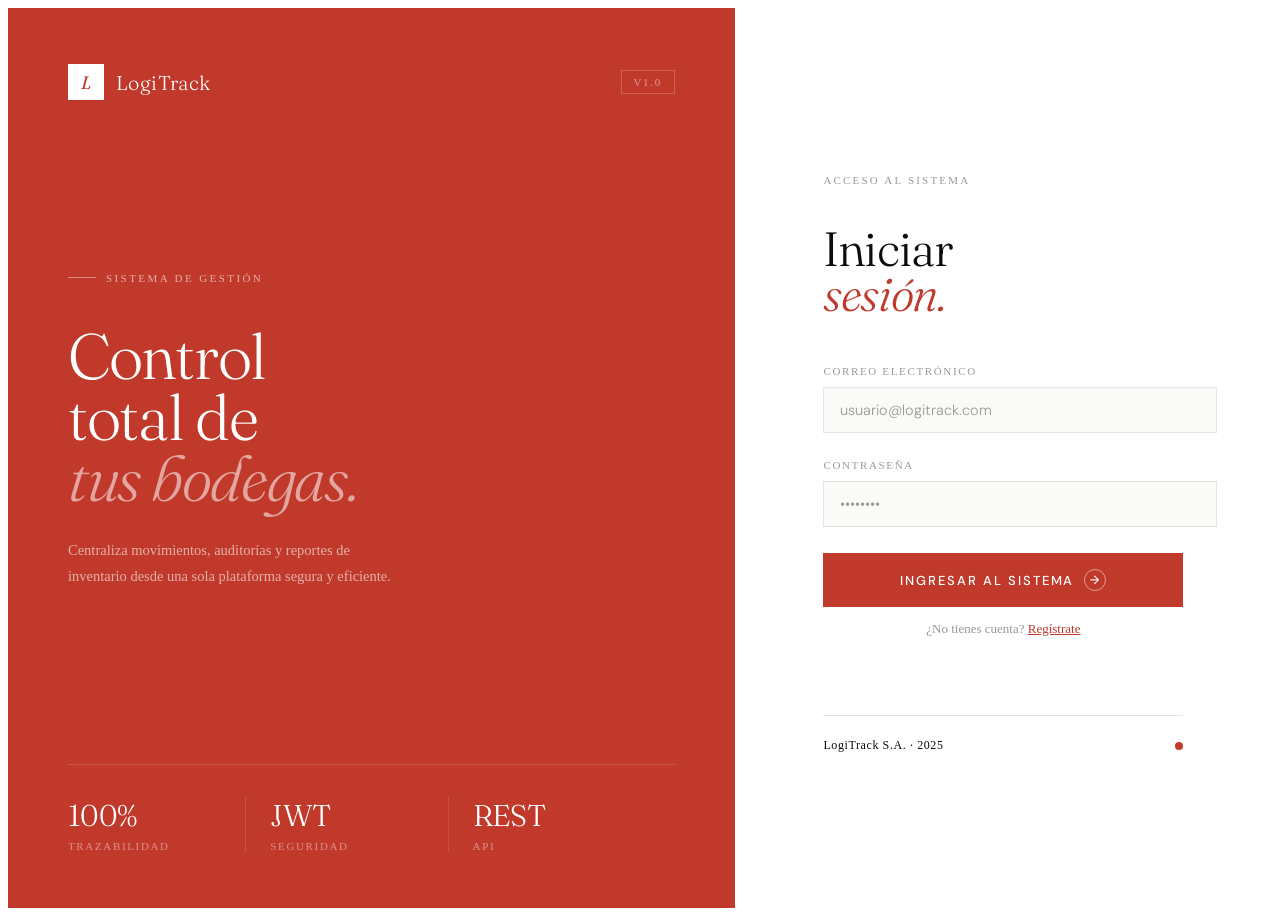
<file: frontend_logitrack/index.html>
<!DOCTYPE html>
<html lang="es">

<head>
    <meta charset="UTF-8">
    <meta name="viewport" content="width=device-width, initial-scale=1.0">
    <title>LogiTrack — Acceso</title>
    <link rel="stylesheet" href="styles/style.css">
    <!-- Fuentes de Google: Fraunces (serif elegante) + DM Sans (sans-serif limpio) -->
    <link
        href="https://fonts.googleapis.com/css2?family=Fraunces:ital,wght@0,300;0,400;1,300;1,400&family=DM+Sans:wght@300;400;500&display=swap"
        rel="stylesheet" />

</head>

<body>
    <!-- Contenedor principal — grid de dos columnas -->
    <div class="page">
        <!-- Panel izquierdo — rojo con info del sistema -->
        <div class="izquierda">
            <!-- Parte superior — logo y versión -->
            <div class="left-top">
                <div class="logo">
                    <div class="logo-sq"><span>L</span></div>
                    <span class="logo-name">LogiTrack</span>
                </div>
                <span class="tag">v1.0</span>
            </div>

            <!-- Parte central — título y descripción -->
            <div class="left-mid">
                <p class="hero-sup">Sistema de gestión</p>
                <h1 class="hero-h">Control<br>total de<br><em>tus bodegas.</em></h1>
                <p class="hero-p">Centraliza movimientos, auditorías y reportes de inventario desde una sola plataforma
                    segura y eficiente.</p>
            </div>

            <!-- Parte inferior — estadísticas -->
            <div class="left-bot">
                <div class="stat">
                    <span class="stat-v">100%</span>
                    <span class="stat-l">Trazabilidad</span>
                </div>
                <div class="stat">
                    <span class="stat-v">JWT</span>
                    <span class="stat-l">Seguridad</span>
                </div>
                <div class="stat">
                    <span class="stat-v">REST</span>
                    <span class="stat-l">API</span>
                </div>
            </div>
        </div>
        <!-- Panel derecho — blanco con el formulario -->
        <div class="derecha">
            <!-- Formulario de login -->
            <div class="form" id="formLogin">

                <!-- Encabezado del formulario -->
                <div class="form-head">
                    <p class="form-eyebrow">Acceso al sistema</p>
                    <h2 class="form-title">Iniciar<br><em>sesión.</em></h2>
                </div>

                <!-- Campos del formulario -->
                <div class="fields-wrap">

                    <div class="field">
                        <label>Correo electrónico</label>
                        <input type="email" id="email" placeholder="usuario@logitrack.com" autocomplete="off" />
                    </div>

                    <div class="field">
                        <label>Contraseña</label>
                        <input type="password" id="password" placeholder="••••••••" />
                    </div>

                </div>

                <!-- Botón de login con flecha animada -->
                <button class="btn" id="btn" onclick="doLogin()">
                    <span id="btnTxt">Ingresar al sistema</span>
                    <div class="btn-icon" id="btnIcon">→</div>
                </button>

                <!-- Link para ir al registro -->
                <p class="switch-link">
                    ¿No tienes cuenta?
                    <span onclick="mostrarRegistro()">Regístrate</span>
                </p>

                <!-- Mensaje de error o éxito -->
                <p class="msg" id="msg"></p>

                <!-- Pie del formulario -->
                <div class="form-footer">
                    <span class="footer-l">LogiTrack S.A. · 2025</span>
                    <div class="footer-r"></div>
                </div>

            </div>
            <!-- Formulario de registro — oculto por defecto -->
            <div class="form" id="formRegistro" style="display:none">
                <div class="form-head">
                    <p class="form-eyebrow">Crear cuenta</p>
                    <h2 class="form-title">Registrarse.</h2>
                </div>

                <div class="fields-wrap">
                    <div class="field">
                        <label>Nombre completo</label>
                        <input type="text" id="regNombre" placeholder="Samuel Mogollón" />
                        <div class="bar"></div>
                    </div>
                    <div class="field">
                        <label>Correo electrónico</label>
                        <input type="email" id="regEmail" placeholder="usuario@logitrack.com" />
                        <div class="bar"></div>
                    </div>
                    <div class="field">
                        <label>Contraseña</label>
                        <input type="password" id="regPassword" placeholder="Mínimo 6 caracteres" />
                        <div class="bar"></div>
                    </div>
                    <div class="field">
                        <label>Rol</label>
                        <select id="regRol">
                            <option value="ADMIN">Administrador</option>
                            <option value="EMPLEADO">Empleado</option>
                        </select>
                    </div>
                </div>

                <button class="btn" id="btnRegistro" onclick="doRegister()">
                    <span id="btnRegTxt">Crear cuenta</span>
                    <div class="btn-icon" id="btnRegIcon">→</div>
                </button>

                <p class="switch-link">
                    ¿Ya tienes cuenta?
                    <span onclick="mostrarLogin()">Inicia sesión</span>
                </p>

                <p class="msg" id="msgReg"></p>

                <div class="form-footer">
                    <span class="footer-l">LogiTrack S.A. · 2026</span>
                    <div class="footer-r"></div>
                </div>
            </div>
        </div>
    </div>

    <!-- Lógica específica del login -->
    <script src="js/login.js"></script>

</body>

</html>
</file>
<file: frontend_logitrack/styles/style.css>
:root {
    --red: #c0392b;
    --red-dark: #96281b;
    --black: #0c0c0c;
    --white: #ffffff;
    --off: #fafaf8;
    --border: #e5e4e0;
    --muted: #999994;
    --err: #b71c1c;
    --ok: #1b5e20;
}

/* Layout principal — dos columnas, ocupa toda la pantalla */
.page {
    display: grid;
    grid-template-columns: 1.15fr 0.85fr;
    height: 100vh;
}

/* Panel izquierdo — fondo rojo */
.izquierda {
    background: var(--red);
    display: flex;
    flex-direction: column;
    justify-content: space-between;
    padding: 56px 60px;
    position: relative;
    overflow: hidden;
}

/* Panel derecho — fondo blanco */
.derecha {
    display: flex;
    align-items: center;
    justify-content: center;
    padding: 56px 72px;
    background: var(--white);
    position: relative;
}

/* Patrón de puntos decorativo sobre el panel rojo */
.left::before {
    content: '';
    position: absolute;
    inset: 0;
    background-image: radial-gradient(circle, rgba(255, 255, 255, 0.12) 1px, transparent 1px);
    background-size: 28px 28px;
    pointer-events: none;
}

/* Círculo decorativo en la esquina inferior derecha */
.left::after {
    content: '';
    position: absolute;
    width: 600px;
    height: 600px;
    border-radius: 50%;
    border: 1px solid rgba(255, 255, 255, 0.1);
    bottom: -300px;
    right: -200px;
    pointer-events: none;
}

/* Parte superior del panel izquierdo */
.left-top {
    position: relative;
    z-index: 1;
    display: flex;
    align-items: center;
    justify-content: space-between;
}

/* Logo */
.logo {
    display: flex;
    align-items: center;
    gap: 12px;
}

.logo-sq {
    width: 36px;
    height: 36px;
    background: var(--white);
    display: flex;
    align-items: center;
    justify-content: center;
}

.logo-sq span {
    font-family: 'Fraunces', serif;
    font-weight: 400;
    font-size: 18px;
    color: var(--red);
    font-style: italic;
}

.logo-name {
    font-family: 'Fraunces', serif;
    font-weight: 300;
    font-size: 20px;
    color: var(--white);
    letter-spacing: 0.02em;
}

/* Badge de versión */
.tag {
    font-size: 11px;
    font-weight: 500;
    letter-spacing: 0.15em;
    text-transform: uppercase;
    color: rgba(255, 255, 255, 0.5);
    border: 1px solid rgba(255, 255, 255, 0.2);
    padding: 5px 12px;
}

/* Parte central */
.left-mid {
    position: relative;
    z-index: 1;
}

.hero-sup {
    font-size: 11px;
    font-weight: 500;
    letter-spacing: 0.22em;
    text-transform: uppercase;
    color: rgba(255, 255, 255, 0.6);
    margin-bottom: 22px;
    display: flex;
    align-items: center;
    gap: 10px;
}

/* Línea decorativa antes del eyebrow */
.hero-sup::before {
    content: '';
    width: 28px;
    height: 1px;
    background: rgba(255, 255, 255, 0.4);
}

.hero-h {
    font-family: 'Fraunces', serif;
    font-size: clamp(50px, 5vw, 76px);
    font-weight: 300;
    line-height: 0.95;
    letter-spacing: -0.02em;
    color: var(--white);
    margin-bottom: 28px;
}

/* Texto en cursiva dentro del título */
.hero-h em {
    font-style: italic;
    color: rgba(255, 255, 255, 0.55);
}

.hero-p {
    font-size: 14.5px;
    line-height: 1.8;
    color: rgba(255, 255, 255, 0.6);
    max-width: 340px;
    font-weight: 300;
}

/* Estadísticas en la parte inferior */
.left-bot {
    position: relative;
    z-index: 1;
    display: grid;
    grid-template-columns: repeat(3, 1fr);
    border-top: 1px solid rgba(255, 255, 255, 0.15);
    padding-top: 32px;
}

.stat {
    display: flex;
    flex-direction: column;
    gap: 6px;
    padding-right: 24px;
}

.stat:not(:last-child) {
    border-right: 1px solid rgba(255, 255, 255, 0.12);
    margin-right: 24px;
}

.stat-v {
    font-family: 'Fraunces', serif;
    font-weight: 300;
    font-size: 30px;
    color: var(--white);
    letter-spacing: -0.02em;
}

.stat-l {
    font-size: 11px;
    font-weight: 500;
    letter-spacing: 0.15em;
    text-transform: uppercase;
    color: rgba(255, 255, 255, 0.45);
}

/* Línea decorativa en el borde izquierdo del panel derecho */
.right::before {
    content: '';
    position: absolute;
    left: 0;
    top: 12%;
    bottom: 12%;
    width: 1px;
    background: linear-gradient(to bottom, transparent, var(--border) 30%, var(--border) 70%, transparent);
}

/* Formulario centrado con ancho máximo */
.form {
    width: 100%;
    max-width: 360px;
}

/* Encabezado del formulario */
.form-head {
    margin-bottom: 48px;
}

.form-eyebrow {
    font-size: 11px;
    font-weight: 500;
    letter-spacing: 0.2em;
    text-transform: uppercase;
    color: var(--muted);
    margin-bottom: 16px;
}

/* Título principal del formulario */
.form-title {
    font-family: 'Fraunces', serif;
    font-size: 48px;
    font-weight: 300;
    line-height: 0.95;
    letter-spacing: -0.02em;
    color: var(--black);
}

/* "sesión." en cursiva y rojo */
.form-title em {
    font-style: italic;
    color: var(--red);
}

/* Campos del formulario */
.field {
    margin-bottom: 26px;
}

.field label {
    display: block;
    font-size: 11px;
    font-weight: 500;
    letter-spacing: 0.15em;
    text-transform: uppercase;
    color: var(--muted);
    margin-bottom: 10px;
}

.field input {
    width: 100%;
    background: var(--off);
    border: 1.5px solid var(--border);
    padding: 13px 16px;
    font-family: 'DM Sans', sans-serif;
    font-size: 14.5px;
    font-weight: 400;
    color: var(--black);
    outline: none;
    transition: border-color 0.2s, background 0.2s;
}

/* Borde rojo al hacer focus en el input */
.field input:focus {
    border-color: var(--red);
    background: var(--white);
}

.field input::placeholder {
    color: var(--muted);
    font-weight: 300;
}

/* Botón de login */
.btn {
    width: 100%;
    margin-top: 8px;
    padding: 16px 20px;
    background: var(--red);
    color: var(--white);
    border: none;
    font-family: 'DM Sans', sans-serif;
    font-size: 13px;
    font-weight: 500;
    letter-spacing: 0.15em;
    text-transform: uppercase;
    cursor: pointer;
    display: flex;
    align-items: center;
    justify-content: center;
    gap: 10px;
    transition: background 0.2s, transform 0.12s;
}

.btn:hover { background: var(--red-dark); }
.btn:active { transform: scale(0.99); }
.btn:disabled { opacity: 0.5; cursor: not-allowed; }

/* Círculo con flecha que se anima al hover */
.btn-icon {
    width: 20px;
    height: 20px;
    border: 1.5px solid rgba(255,255,255,0.5);
    border-radius: 50%;
    display: flex;
    align-items: center;
    justify-content: center;
    font-size: 12px;
    transition: transform 0.25s;
}

.btn:hover .btn-icon { transform: translateX(4px); }

/* Mensaje de error o éxito */
.msg {
    margin-top: 14px;
    font-size: 13px;
    font-weight: 400;
    text-align: center;
    min-height: 20px;
    opacity: 0;
    transition: opacity 0.3s;
}

.msg.show { opacity: 1; }
.msg.err { color: var(--err); }
.msg.ok { color: var(--ok); }

/* Pie del formulario */
.form-footer {
    margin-top: 44px;
    padding-top: 22px;
    border-top: 1.5px solid var(--border);
    display: flex;
    justify-content: space-between;
    align-items: center;
}

.footer-l {
    font-size: 12px;
    font-weight: 500;
    color: var(--black);
    letter-spacing: 0.05em;
}

/* Punto rojo decorativo */
.footer-r {
    width: 8px;
    height: 8px;
    border-radius: 50%;
    background: var(--red);
}

/* Animación del panel izquierdo — entra desde la izquierda */
.izquierda {
    animation: fadeL 0.8s cubic-bezier(0.22, 1, 0.36, 1) both;
}

/* Animación del panel derecho — entra desde la derecha */
.derecha {
    animation: fadeR 0.8s cubic-bezier(0.22, 1, 0.36, 1) 0.12s both;
    opacity: 0;
}

/* El encabezado del formulario aparece de abajo hacia arriba */
.form-head {
    animation: fadeU 0.7s cubic-bezier(0.22, 1, 0.36, 1) 0.28s both;
    opacity: 0;
}

/* Los campos aparecen escalonados */
.fields-wrap > :nth-child(1) {
    animation: fadeU 0.6s cubic-bezier(0.22, 1, 0.36, 1) 0.38s both;
    opacity: 0;
}

.fields-wrap > :nth-child(2) {
    animation: fadeU 0.6s cubic-bezier(0.22, 1, 0.36, 1) 0.46s both;
    opacity: 0;
}

/* El botón aparece al final */
.btn {
    animation: fadeU 0.6s cubic-bezier(0.22, 1, 0.36, 1) 0.54s both;
    opacity: 0;
}

/* Definición de los keyframes */
@keyframes fadeL {
    from { opacity: 0; transform: translateX(-24px); }
    to   { opacity: 1; transform: translateX(0); }
}

@keyframes fadeR {
    from { opacity: 0; transform: translateX(24px); }
    to   { opacity: 1; transform: translateX(0); }
}

@keyframes fadeU {
    from { opacity: 0; transform: translateY(14px); }
    to   { opacity: 1; transform: translateY(0); }
}

/* Spinner de carga para el botón */
.spinner {
    width: 14px;
    height: 14px;
    border: 2px solid rgba(255,255,255,0.3);
    border-top-color: #fff;
    border-radius: 50%;
    animation: spin 0.5s linear infinite;
    display: inline-block;
}

@keyframes spin { to { transform: rotate(360deg); } }

/* Tablet landscape */
@media (max-width: 1024px) {
    .left { padding: 40px 40px; }
    .right { padding: 40px 48px; }
    .hero-h { font-size: clamp(40px, 5vw, 60px); }
}

/* Tablet portrait */
@media (max-width: 820px) {
    html, body { overflow: auto; }
    .page {
        grid-template-columns: 1fr;
        height: auto;
        min-height: 100vh;
    }
    .left { padding: 36px 32px; min-height: auto; }
    .left::after { display: none; }
    .hero-h { font-size: clamp(36px, 8vw, 52px); }
    .left-bot { padding-top: 28px; }
    .stat-v { font-size: 24px; }
    .right { padding: 48px 32px; }
    .right::before { display: none; }
    .form-head { margin-bottom: 36px; }
    .form-title { font-size: 40px; }
    .form-footer { margin-top: 36px; }
}

/* Mobile */
@media (max-width: 480px) {
    .left { padding: 28px 24px; }
    .hero-h { font-size: clamp(32px, 9vw, 44px); }
    .hero-p { font-size: 13.5px; }
    .stat-v { font-size: 20px; }
    .right { padding: 36px 24px; }
    .form-title { font-size: 34px; }
    .btn { padding: 14px 16px; font-size: 12px; }
}

/* Link para cambiar entre login y registro */
.switch-link {
    margin-top: 14px;
    font-size: 13px;
    color: var(--muted);
    text-align: center;
}

.switch-link span {
    color: var(--red);
    cursor: pointer;
    font-weight: 500;
    text-decoration: underline;
}

.switch-link span:hover { color: var(--red-dark); }

/* Select con mismo estilo que inputs */
.field select {
    width: 100%;
    background: var(--off);
    border: 1.5px solid var(--border);
    padding: 11px 14px;
    font-family: 'DM Sans', sans-serif;
    font-size: 14px;
    color: var(--text);
    outline: none;
    transition: border-color 0.2s;
    cursor: pointer;
}

.field select:focus { border-color: var(--red); }
</file>
<file: frontend_logitrack/styles/dashboard.css>
/* Reset básico */
*, *::before, *::after {
    box-sizing: border-box;
    margin: 0;
    padding: 0;
}

/* Variables globales — mismos colores que el login */
:root {
    --red: #c0392b;
    --red-dark: #96281b;
    --black: #0c0c0c;
    --white: #ffffff;
    --off: #f8f7f4;
    --surface: #ffffff;
    --border: #e8e7e3;
    --border-strong: #d0cfc9;
    --muted: #999994;
    --text: #1a1a18;
    --text-2: #6b6b66;
    --ok: #166534;
    --ok-bg: #f0fdf4;
    --err: #b71c1c;
}

/* Base */
html, body {
    height: 100%;
    background: var(--off);
    font-family: 'DM Sans', sans-serif;
    color: var(--text);
}

/* Layout principal — sidebar fijo + contenido */
.app {
    display: grid;
    grid-template-columns: 260px 1fr;
    grid-template-rows: auto 1fr;
    min-height: 100vh;
}

/* Sidebar — panel negro fijo a la izquierda */
.sidebar {
    grid-row: 1 / -1;
    background: var(--black);
    display: flex;
    flex-direction: column;
    padding: 0;
    position: sticky;
    top: 0;
    height: 100vh;
    overflow-y: auto;
}

/* Logo */
.sidebar-brand {
    padding: 28px 24px 24px;
    border-bottom: 1px solid rgba(255,255,255,0.06);
    display: flex;
    align-items: center;
    gap: 12px;
}

.brand-sq {
    width: 34px;
    height: 34px;
    background: var(--red);
    display: flex;
    align-items: center;
    justify-content: center;
    font-family: 'Fraunces', serif;
    font-style: italic;
    font-size: 17px;
    color: var(--white);
}

.brand-name {
    font-family: 'Fraunces', serif;
    font-weight: 300;
    font-size: 18px;
    color: var(--white);
    letter-spacing: 0.02em;
}

/* Secciones del sidebar */
.sidebar-section {
    padding: 20px 16px 8px;
    font-size: 10px;
    font-weight: 500;
    letter-spacing: 0.18em;
    text-transform: uppercase;
    color: rgba(255,255,255,0.25);
}

/* Items de navegación */
.nav-item {
    display: flex;
    align-items: center;
    gap: 12px;
    padding: 11px 16px;
    margin: 1px 8px;
    font-size: 13.5px;
    font-weight: 400;
    color: rgba(255,255,255,0.6);
    cursor: pointer;
    border-radius: 6px;
    transition: background 0.15s, color 0.15s;
    text-decoration: none;
}

.nav-item:hover {
    background: rgba(255,255,255,0.06);
    color: rgba(255,255,255,0.9);
}

/* Item activo — rojo */
.nav-item.active {
    background: var(--red);
    color: var(--white);
}

.nav-icon {
    width: 16px;
    height: 16px;
    opacity: 0.7;
    flex-shrink: 0;
}

.nav-item.active .nav-icon { opacity: 1; }

/* Footer del sidebar */
.sidebar-footer {
    margin-top: auto;
    padding: 16px 24px;
    border-top: 1px solid rgba(255,255,255,0.06);
}

.user-info {
    display: flex;
    align-items: center;
    gap: 10px;
    margin-bottom: 12px;
}

.user-av {
    width: 32px;
    height: 32px;
    border-radius: 50%;
    background: var(--red);
    display: flex;
    align-items: center;
    justify-content: center;
    font-size: 12px;
    font-weight: 500;
    color: var(--white);
    flex-shrink: 0;
}

.user-name {
    font-size: 13px;
    color: rgba(255,255,255,0.8);
    font-weight: 400;
}

.user-role {
    font-size: 11px;
    color: rgba(255,255,255,0.35);
    letter-spacing: 0.05em;
}

/* Botón logout */
.btn-logout {
    width: 100%;
    padding: 9px;
    background: rgba(255,255,255,0.05);
    border: 1px solid rgba(255,255,255,0.1);
    color: rgba(255,255,255,0.5);
    font-family: 'DM Sans', sans-serif;
    font-size: 12px;
    font-weight: 500;
    letter-spacing: 0.08em;
    text-transform: uppercase;
    cursor: pointer;
    transition: background 0.15s, color 0.15s;
}

.btn-logout:hover {
    background: rgba(192,57,43,0.2);
    color: var(--red);
    border-color: rgba(192,57,43,0.3);
}

/* Overlay mobile */
.overlay {
    display: none;
    position: fixed;
    inset: 0;
    background: rgba(0,0,0,0.4);
    z-index: 99;
}

/* Topbar — barra superior fija */
.topbar {
    background: var(--white);
    border-bottom: 1px solid var(--border);
    padding: 0 32px;
    height: 64px;
    display: flex;
    align-items: center;
    justify-content: space-between;
    position: sticky;
    top: 0;
    z-index: 10;
}

.topbar-left-wrap {
    display: flex;
    align-items: center;
    gap: 16px;
}

.topbar-left h1 {
    font-family: 'Fraunces', serif;
    font-weight: 300;
    font-size: 22px;
    color: var(--text);
}

.topbar-left p {
    font-size: 12px;
    color: var(--muted);
    margin-top: 1px;
}

.topbar-right {
    display: flex;
    align-items: center;
    gap: 12px;
}

/* Badge de sistema activo con punto pulsante */
.badge-live {
    display: flex;
    align-items: center;
    gap: 6px;
    font-size: 11px;
    font-weight: 500;
    color: var(--ok);
    background: var(--ok-bg);
    padding: 5px 10px;
    border-radius: 999px;
}

.dot-live {
    width: 6px;
    height: 6px;
    border-radius: 50%;
    background: #16a34a;
    animation: pulse 2s infinite;
}

@keyframes pulse {
    0%, 100% { opacity: 1; }
    50% { opacity: 0.4; }
}

/* Botón hamburguesa — solo visible en mobile */
.menu-btn {
    display: none;
    background: none;
    border: none;
    cursor: pointer;
    padding: 4px;
}

.menu-btn span {
    display: block;
    width: 20px;
    height: 2px;
    background: var(--text);
    margin: 4px 0;
    transition: 0.3s;
}

/* Contenido principal */
.main {
    padding: 32px;
    overflow-y: auto;
    display: flex;
    flex-direction: column;
    gap: 28px;
}

/* Grid de 4 cards */
.cards-grid {
    display: grid;
    grid-template-columns: repeat(4, 1fr);
    gap: 16px;
}

/* Card individual */
.card {
    background: var(--white);
    border: 1px solid var(--border);
    padding: 22px 24px;
    transition: border-color 0.2s, transform 0.15s;
    position: relative;
    overflow: hidden;
}

.card:hover {
    border-color: var(--border-strong);
    transform: translateY(-1px);
}

/* Línea roja superior al hacer hover */
.card::before {
    content: '';
    position: absolute;
    top: 0; left: 0; right: 0;
    height: 3px;
    background: var(--red);
    opacity: 0;
    transition: opacity 0.2s;
}

.card:hover::before { opacity: 1; }

.card-label {
    font-size: 11px;
    font-weight: 500;
    letter-spacing: 0.15em;
    text-transform: uppercase;
    color: var(--muted);
    margin-bottom: 12px;
}

.card-value {
    font-family: 'Fraunces', serif;
    font-weight: 300;
    font-size: 38px;
    color: var(--text);
    line-height: 1;
    margin-bottom: 6px;
}

.card-sub {
    font-size: 12px;
    color: var(--muted);
}

/* Grid de dos columnas para los paneles */
.main-grid {
    display: grid;
    grid-template-columns: 1fr 1fr;
    gap: 20px;
}

/* Panel base */
.panel {
    background: var(--white);
    border: 1px solid var(--border);
    padding: 24px;
}

/* Panel que ocupa las dos columnas */
.panel-full { grid-column: 1 / -1; }

/* Cabecera del panel */
.panel-head {
    display: flex;
    align-items: center;
    justify-content: space-between;
    margin-bottom: 20px;
    padding-bottom: 16px;
    border-bottom: 1px solid var(--border);
}

.panel-title {
    font-family: 'Fraunces', serif;
    font-weight: 300;
    font-size: 18px;
    color: var(--text);
}

/* Botón de acción del panel */
.panel-action {
    font-size: 11px;
    font-weight: 500;
    letter-spacing: 0.1em;
    text-transform: uppercase;
    color: var(--red);
    cursor: pointer;
    background: none;
    padding: 6px 12px;
    border: 1px solid rgba(192,57,43,0.2);
    transition: background 0.15s;
    font-family: 'DM Sans', sans-serif;
}

.panel-action:hover { background: rgba(192,57,43,0.06); }

/* Tabla */
.table-wrap { overflow-x: auto; }

table {
    width: 100%;
    border-collapse: collapse;
    font-size: 13.5px;
}

thead th {
    text-align: left;
    font-size: 10.5px;
    font-weight: 500;
    letter-spacing: 0.15em;
    text-transform: uppercase;
    color: var(--muted);
    padding: 8px 12px;
    border-bottom: 1px solid var(--border);
}

tbody td {
    padding: 13px 12px;
    border-bottom: 1px solid var(--border);
    color: var(--text-2);
}

tbody tr:last-child td { border-bottom: none; }
tbody tr:hover td { background: var(--off); }

/* Badges de tipo de movimiento */
.badge {
    display: inline-flex;
    align-items: center;
    gap: 4px;
    padding: 3px 8px;
    font-size: 11px;
    font-weight: 500;
    border-radius: 4px;
}

.badge-entrada { background: #f0fdf4; color: #166534; }
.badge-salida { background: #fff1f2; color: #9f1239; }
.badge-transferencia { background: #eff6ff; color: #1e40af; }

/* Barras de stock */
.bar-item {
    display: flex;
    align-items: center;
    gap: 12px;
    margin-bottom: 14px;
}

.bar-item:last-child { margin-bottom: 0; }

.bar-label {
    font-size: 13px;
    color: var(--text-2);
    min-width: 120px;
}

.bar-track {
    flex: 1;
    height: 6px;
    background: var(--border);
    overflow: hidden;
}

/* Barra roja animada */
.bar-fill {
    height: 100%;
    background: var(--red);
    transition: width 1s cubic-bezier(0.22, 1, 0.36, 1);
}

.bar-val {
    font-size: 12px;
    font-weight: 500;
    color: var(--text);
    min-width: 40px;
    text-align: right;
}

/* Lista de productos */
.prod-item {
    display: flex;
    align-items: center;
    justify-content: space-between;
    padding: 12px 0;
    border-bottom: 1px solid var(--border);
}

.prod-item:last-child { border-bottom: none; }

.prod-name {
    font-size: 13.5px;
    color: var(--text);
}

.prod-cat {
    font-size: 11px;
    color: var(--muted);
    margin-top: 2px;
}

.prod-stock { text-align: right; }

.prod-stock-n {
    font-family: 'Fraunces', serif;
    font-weight: 300;
    font-size: 22px;
    color: var(--text);
}

.prod-stock-l {
    font-size: 11px;
    color: var(--muted);
}

/* Stock bajo en rojo */
.stock-low { color: var(--red); }

/* Estados vacío y cargando */
.empty {
    text-align: center;
    padding: 40px 20px;
    color: var(--muted);
    font-size: 13px;
}

.loading {
    text-align: center;
    padding: 32px;
    color: var(--muted);
    font-size: 13px;
}

.overlay.show { display: block; }

/* Tablet landscape */
@media (max-width: 1200px) {
    .cards-grid { grid-template-columns: repeat(2, 1fr); }
    .main-grid { grid-template-columns: 1fr; }
    .panel-full { grid-column: 1; }
}

/* Tablet portrait — sidebar se oculta */
@media (max-width: 900px) {
    .app { grid-template-columns: 1fr; }
    .sidebar {
        position: fixed;
        left: -260px;
        top: 0; bottom: 0;
        z-index: 100;
        transition: left 0.3s cubic-bezier(0.22, 1, 0.36, 1);
        height: 100vh;
    }
    .sidebar.open { left: 0; }
    .topbar { padding: 0 20px; }
    .menu-btn { display: block; }
    .main { padding: 20px; }
    .cards-grid { grid-template-columns: repeat(2, 1fr); gap: 12px; }
}

/* Mobile */
@media (max-width: 480px) {
    .cards-grid { grid-template-columns: 1fr 1fr; gap: 10px; }
    .card { padding: 16px 18px; }
    .card-value { font-size: 30px; }
    .main { padding: 16px; gap: 16px; }
    .panel { padding: 18px; }
    .topbar { height: 56px; }
}
</file>
<file: frontend_logitrack/styles/auditorias.css>
/* Selects de filtro en el topbar */
.select-filtro {
    padding: 8px 12px;
    background: var(--white);
    border: 1px solid var(--border);
    font-family: 'DM Sans', sans-serif;
    font-size: 13px;
    color: var(--text);
    outline: none;
    cursor: pointer;
    transition: border-color 0.2s;
}

.select-filtro:focus {
    border-color: var(--red);
}

/* Contador */
.panel-count {
    font-size: 12px;
    color: var(--muted);
    font-weight: 400;
}

/* Badges tipo operación */
.badge-insert {
    background: #f0fdf4;
    color: #166534;
    padding: 3px 8px;
    font-size: 11px;
    font-weight: 500;
    border-radius: 4px;
}

.badge-update {
    background: #eff6ff;
    color: #1e40af;
    padding: 3px 8px;
    font-size: 11px;
    font-weight: 500;
    border-radius: 4px;
}

.badge-delete {
    background: #fff1f2;
    color: #9f1239;
    padding: 3px 8px;
    font-size: 11px;
    font-weight: 500;
    border-radius: 4px;
}

/* Valores anteriores y nuevos */
.val-cell {
    font-size: 11.5px;
    color: var(--text-2);
    max-width: 180px;
    white-space: nowrap;
    overflow: hidden;
    text-overflow: ellipsis;
}
</file>
<file: frontend_logitrack/styles/movimientos.css>
/* Botón primario rojo */
.btn-primary {
    padding: 9px 18px;
    background: var(--red);
    color: var(--white);
    border: none;
    font-family: 'DM Sans', sans-serif;
    font-size: 13px;
    font-weight: 500;
    cursor: pointer;
    transition: background 0.2s;
}

.btn-primary:hover { background: var(--red-dark); }

/* Botón secundario */
.btn-secondary {
    padding: 9px 18px;
    background: transparent;
    color: var(--text-2);
    border: 1px solid var(--border);
    font-family: 'DM Sans', sans-serif;
    font-size: 13px;
    font-weight: 500;
    cursor: pointer;
    transition: all 0.2s;
}

.btn-secondary:hover {
    border-color: var(--red);
    color: var(--red);
}

/* Panel de filtro */
.filtro-grid {
    display: grid;
    grid-template-columns: 1fr 1fr auto;
    gap: 16px;
    align-items: end;
}

.filtro-actions {
    display: flex;
    gap: 8px;
}

/* Contador */
.panel-count {
    font-size: 12px;
    color: var(--muted);
    font-weight: 400;
}

/* Badges tipo movimiento */
.badge-entrada { background: #f0fdf4; color: #166534; padding: 3px 8px; font-size: 11px; font-weight: 500; border-radius: 4px; }
.badge-salida { background: #fff1f2; color: #9f1239; padding: 3px 8px; font-size: 11px; font-weight: 500; border-radius: 4px; }
.badge-transferencia { background: #eff6ff; color: #1e40af; padding: 3px 8px; font-size: 11px; font-weight: 500; border-radius: 4px; }

/* Lista de productos en la celda */
.prod-list { font-size: 12px; color: var(--text-2); line-height: 1.6; }

/* Form fields */
.form-field label {
    display: block;
    font-size: 11px;
    font-weight: 500;
    letter-spacing: 0.15em;
    text-transform: uppercase;
    color: var(--muted);
    margin-bottom: 8px;
}

.form-field input,
.form-field select {
    width: 100%;
    background: var(--off);
    border: 1.5px solid var(--border);
    padding: 11px 14px;
    font-family: 'DM Sans', sans-serif;
    font-size: 14px;
    color: var(--text);
    outline: none;
    transition: border-color 0.2s;
}

.form-field input:focus,
.form-field select:focus {
    border-color: var(--red);
    background: var(--white);
}

/* Responsive filtro */
@media (max-width: 768px) {
    .filtro-grid {
        grid-template-columns: 1fr;
    }
}

/* Modal */
.modal-overlay {
    display: none;
    position: fixed;
    inset: 0;
    background: rgba(0,0,0,0.4);
    z-index: 200;
}

.modal-overlay.show { display: block; }

.modal {
    display: none;
    position: fixed;
    top: 50%;
    left: 50%;
    transform: translate(-50%, -50%);
    width: 100%;
    max-width: 520px;
    max-height: 90vh;
    overflow-y: auto;
    background: var(--white);
    z-index: 201;
    animation: modalIn 0.25s cubic-bezier(0.22, 1, 0.36, 1);
}

.modal.show { display: block; }

@keyframes modalIn {
    from { opacity: 0; transform: translate(-50%, -48%); }
    to   { opacity: 1; transform: translate(-50%, -50%); }
}

.modal-head {
    display: flex;
    align-items: center;
    justify-content: space-between;
    padding: 22px 24px;
    border-bottom: 1px solid var(--border);
    position: sticky;
    top: 0;
    background: var(--white);
    z-index: 1;
}

.modal-title {
    font-family: 'Fraunces', serif;
    font-weight: 300;
    font-size: 20px;
    color: var(--text);
}

.modal-close {
    background: none;
    border: none;
    font-size: 16px;
    color: var(--muted);
    cursor: pointer;
    padding: 4px 8px;
    transition: color 0.15s;
}

.modal-close:hover { color: var(--text); }

.modal-body {
    padding: 24px;
    display: flex;
    flex-direction: column;
    gap: 18px;
}

.modal-foot {
    padding: 16px 24px;
    border-top: 1px solid var(--border);
    display: flex;
    justify-content: flex-end;
    gap: 10px;
    position: sticky;
    bottom: 0;
    background: var(--white);
}

.btn-cancel {
    padding: 10px 20px;
    background: transparent;
    border: 1px solid var(--border);
    color: var(--text-2);
    font-family: 'DM Sans', sans-serif;
    font-size: 13px;
    font-weight: 500;
    cursor: pointer;
    transition: border-color 0.15s;
}

.btn-cancel:hover { border-color: var(--border-strong); }

.btn-save {
    padding: 10px 24px;
    background: var(--red);
    color: var(--white);
    border: none;
    font-family: 'DM Sans', sans-serif;
    font-size: 13px;
    font-weight: 500;
    cursor: pointer;
    transition: background 0.2s;
}

.btn-save:hover { background: var(--red-dark); }
.btn-save:disabled { opacity: 0.5; cursor: not-allowed; }

.modal-msg {
    padding: 0 24px 16px;
    font-size: 12.5px;
    text-align: center;
    min-height: 18px;
    opacity: 0;
    transition: opacity 0.3s;
}

.modal-msg.show { opacity: 1; }
.modal-msg.err { color: var(--err); }
.modal-msg.ok { color: var(--ok); }

/* Sección de detalles */
.detalles-section { display: flex; flex-direction: column; gap: 10px; }

.detalles-head {
    display: flex;
    align-items: center;
    justify-content: space-between;
}

.detalles-head label {
    font-size: 11px;
    font-weight: 500;
    letter-spacing: 0.15em;
    text-transform: uppercase;
    color: var(--muted);
}

.btn-add-detalle {
    font-size: 12px;
    font-weight: 500;
    color: var(--red);
    background: none;
    border: 1px solid rgba(192,57,43,0.2);
    padding: 4px 10px;
    cursor: pointer;
    font-family: 'DM Sans', sans-serif;
    transition: background 0.15s;
}

.btn-add-detalle:hover { background: rgba(192,57,43,0.06); }

/* Fila de detalle */
.detalle-row {
    display: grid;
    grid-template-columns: 1fr 100px 32px;
    gap: 8px;
    align-items: center;
}

.detalle-row select,
.detalle-row input {
    background: var(--off);
    border: 1.5px solid var(--border);
    padding: 9px 12px;
    font-family: 'DM Sans', sans-serif;
    font-size: 13px;
    color: var(--text);
    outline: none;
    transition: border-color 0.2s;
    width: 100%;
}

.detalle-row select:focus,
.detalle-row input:focus { border-color: var(--red); }

.btn-remove-detalle {
    width: 32px;
    height: 32px;
    background: transparent;
    border: 1px solid rgba(192,57,43,0.2);
    color: var(--red);
    font-size: 16px;
    cursor: pointer;
    display: flex;
    align-items: center;
    justify-content: center;
    transition: background 0.15s;
}

.btn-remove-detalle:hover { background: rgba(192,57,43,0.06); }

@media (max-width: 480px) {
    .modal { max-width: calc(100% - 32px); }
}
</file>
<file: frontend_logitrack/styles/productos.css>
/* Botón primario rojo */
.btn-primary {
    padding: 9px 18px;
    background: var(--red);
    color: var(--white);
    border: none;
    font-family: 'DM Sans', sans-serif;
    font-size: 13px;
    font-weight: 500;
    cursor: pointer;
    transition: background 0.2s;
}

.btn-primary:hover {
    background: var(--red-dark);
}

/* Botón secundario */
.btn-secondary {
    padding: 9px 18px;
    background: transparent;
    color: var(--text-2);
    border: 1px solid var(--border);
    font-family: 'DM Sans', sans-serif;
    font-size: 13px;
    font-weight: 500;
    cursor: pointer;
    transition: all 0.2s;
}

.btn-secondary:hover {
    border-color: var(--red);
    color: var(--red);
}

.btn-secondary.active {
    background: var(--red);
    color: var(--white);
    border-color: var(--red);
}

/* Contador de registros */
.panel-count {
    font-size: 12px;
    color: var(--muted);
    font-weight: 400;
}

/* Botones de acción */
.btn-edit {
    padding: 5px 12px;
    background: transparent;
    border: 1px solid var(--border);
    color: var(--text-2);
    font-family: 'DM Sans', sans-serif;
    font-size: 12px;
    font-weight: 500;
    cursor: pointer;
    transition: border-color 0.15s, color 0.15s;
    margin-right: 6px;
}

.btn-edit:hover {
    border-color: var(--border-strong);
    color: var(--text);
}

.btn-delete {
    padding: 5px 12px;
    background: transparent;
    border: 1px solid rgba(192, 57, 43, 0.2);
    color: var(--red);
    font-family: 'DM Sans', sans-serif;
    font-size: 12px;
    font-weight: 500;
    cursor: pointer;
    transition: background 0.15s;
}

.btn-delete:hover {
    background: rgba(192, 57, 43, 0.06);
}

/* Stock bajo resaltado en rojo */
.stock-low {
    color: var(--red);
    font-weight: 500;
}

/* Modal */
.modal-overlay {
    display: none;
    position: fixed;
    inset: 0;
    background: rgba(0,0,0,0.4);
    z-index: 200;
}

.modal-overlay.show { display: block; }

.modal {
    display: none;
    position: fixed;
    top: 50%;
    left: 50%;
    transform: translate(-50%, -50%);
    width: 100%;
    max-width: 460px;
    background: var(--white);
    z-index: 201;
    animation: modalIn 0.25s cubic-bezier(0.22, 1, 0.36, 1);
}

.modal.show { display: block; }

@keyframes modalIn {
    from { opacity: 0; transform: translate(-50%, -48%); }
    to   { opacity: 1; transform: translate(-50%, -50%); }
}

.modal-head {
    display: flex;
    align-items: center;
    justify-content: space-between;
    padding: 22px 24px;
    border-bottom: 1px solid var(--border);
}

.modal-title {
    font-family: 'Fraunces', serif;
    font-weight: 300;
    font-size: 20px;
    color: var(--text);
}

.modal-close {
    background: none;
    border: none;
    font-size: 16px;
    color: var(--muted);
    cursor: pointer;
    padding: 4px 8px;
    transition: color 0.15s;
}

.modal-close:hover { color: var(--text); }

.modal-body {
    padding: 24px;
    display: flex;
    flex-direction: column;
    gap: 18px;
}

.form-field label {
    display: block;
    font-size: 11px;
    font-weight: 500;
    letter-spacing: 0.15em;
    text-transform: uppercase;
    color: var(--muted);
    margin-bottom: 8px;
}

.form-field input,
.form-field select {
    width: 100%;
    background: var(--off);
    border: 1.5px solid var(--border);
    padding: 11px 14px;
    font-family: 'DM Sans', sans-serif;
    font-size: 14px;
    color: var(--text);
    outline: none;
    transition: border-color 0.2s;
}

.form-field input:focus,
.form-field select:focus {
    border-color: var(--red);
    background: var(--white);
}

.form-field input::placeholder { color: var(--muted); font-weight: 300; }

.modal-foot {
    padding: 16px 24px;
    border-top: 1px solid var(--border);
    display: flex;
    justify-content: flex-end;
    gap: 10px;
}

.btn-cancel {
    padding: 10px 20px;
    background: transparent;
    border: 1px solid var(--border);
    color: var(--text-2);
    font-family: 'DM Sans', sans-serif;
    font-size: 13px;
    font-weight: 500;
    cursor: pointer;
    transition: border-color 0.15s;
}

.btn-cancel:hover { border-color: var(--border-strong); }

.btn-save {
    padding: 10px 24px;
    background: var(--red);
    color: var(--white);
    border: none;
    font-family: 'DM Sans', sans-serif;
    font-size: 13px;
    font-weight: 500;
    cursor: pointer;
    transition: background 0.2s;
}

.btn-save:hover { background: var(--red-dark); }
.btn-save:disabled { opacity: 0.5; cursor: not-allowed; }

.btn-delete-confirm {
    padding: 10px 24px;
    background: var(--red);
    color: var(--white);
    border: none;
    font-family: 'DM Sans', sans-serif;
    font-size: 13px;
    font-weight: 500;
    cursor: pointer;
    transition: background 0.2s;
}

.btn-delete-confirm:hover { background: var(--red-dark); }

.modal-msg {
    padding: 0 24px 16px;
    font-size: 12.5px;
    text-align: center;
    min-height: 18px;
    opacity: 0;
    transition: opacity 0.3s;
}

.modal-msg.show { opacity: 1; }
.modal-msg.err { color: var(--err); }
.modal-msg.ok { color: var(--ok); }

@media (max-width: 480px) {
    .modal { max-width: calc(100% - 32px); }
}
</file>
<file: frontend_logitrack/styles/usuarios.css>
/* Botón primario rojo */
.btn-primary {
    padding: 9px 18px;
    background: var(--red);
    color: var(--white);
    border: none;
    font-family: 'DM Sans', sans-serif;
    font-size: 13px;
    font-weight: 500;
    letter-spacing: 0.05em;
    cursor: pointer;
    transition: background 0.2s;
}

.btn-primary:hover {
    background: var(--red-dark);
}

/* Contador de registros */
.panel-count {
    font-size: 12px;
    color: var(--muted);
    font-weight: 400;
}

/* Badge de rol */
.badge-admin {
    background: #fff1f2;
    color: #9f1239;
    padding: 3px 8px;
    font-size: 11px;
    font-weight: 500;
    border-radius: 4px;
}

.badge-empleado {
    background: var(--off);
    color: var(--muted);
    padding: 3px 8px;
    font-size: 11px;
    font-weight: 500;
    border-radius: 4px;
}

/* Botones de acción en la tabla */
.btn-edit {
    padding: 5px 12px;
    background: transparent;
    border: 1px solid var(--border);
    color: var(--text-2);
    font-family: 'DM Sans', sans-serif;
    font-size: 12px;
    font-weight: 500;
    cursor: pointer;
    transition: border-color 0.15s, color 0.15s;
    margin-right: 6px;
}

.btn-edit:hover {
    border-color: var(--border-strong);
    color: var(--text);
}

.btn-delete {
    padding: 5px 12px;
    background: transparent;
    border: 1px solid rgba(192, 57, 43, 0.2);
    color: var(--red);
    font-family: 'DM Sans', sans-serif;
    font-size: 12px;
    font-weight: 500;
    cursor: pointer;
    transition: background 0.15s;
}

.btn-delete:hover {
    background: rgba(192, 57, 43, 0.06);
}

/* Overlay del modal */
.modal-overlay {
    display: none;
    position: fixed;
    inset: 0;
    background: rgba(0, 0, 0, 0.4);
    z-index: 200;
}

.modal-overlay.show {
    display: block;
}

/* Modal */
.modal {
    display: none;
    position: fixed;
    top: 50%;
    left: 50%;
    transform: translate(-50%, -50%);
    width: 100%;
    max-width: 460px;
    background: var(--white);
    z-index: 201;
    padding: 0;
    animation: modalIn 0.25s cubic-bezier(0.22, 1, 0.36, 1);
}

.modal.show {
    display: block;
}

@keyframes modalIn {
    from {
        opacity: 0;
        transform: translate(-50%, -48%);
    }

    to {
        opacity: 1;
        transform: translate(-50%, -50%);
    }
}

/* Cabecera del modal */
.modal-head {
    display: flex;
    align-items: center;
    justify-content: space-between;
    padding: 22px 24px;
    border-bottom: 1px solid var(--border);
}

.modal-title {
    font-family: 'Fraunces', serif;
    font-weight: 300;
    font-size: 20px;
    color: var(--text);
}

.modal-close {
    background: none;
    border: none;
    font-size: 16px;
    color: var(--muted);
    cursor: pointer;
    padding: 4px 8px;
    transition: color 0.15s;
}

.modal-close:hover {
    color: var(--text);
}

/* Cuerpo del modal */
.modal-body {
    padding: 24px;
    display: flex;
    flex-direction: column;
    gap: 18px;
}

/* Campos del formulario */
.form-field label {
    display: block;
    font-size: 11px;
    font-weight: 500;
    letter-spacing: 0.15em;
    text-transform: uppercase;
    color: var(--muted);
    margin-bottom: 8px;
}

.form-field input,
.form-field select {
    width: 100%;
    background: var(--off);
    border: 1.5px solid var(--border);
    padding: 11px 14px;
    font-family: 'DM Sans', sans-serif;
    font-size: 14px;
    color: var(--text);
    outline: none;
    transition: border-color 0.2s;
}

.form-field input:focus,
.form-field select:focus {
    border-color: var(--red);
    background: var(--white);
}

.form-field input::placeholder {
    color: var(--muted);
    font-weight: 300;
}

/* Pie del modal */
.modal-foot {
    padding: 16px 24px;
    border-top: 1px solid var(--border);
    display: flex;
    justify-content: flex-end;
    gap: 10px;
}

.btn-cancel {
    padding: 10px 20px;
    background: transparent;
    border: 1px solid var(--border);
    color: var(--text-2);
    font-family: 'DM Sans', sans-serif;
    font-size: 13px;
    font-weight: 500;
    cursor: pointer;
    transition: border-color 0.15s;
}

.btn-cancel:hover {
    border-color: var(--border-strong);
}

.btn-save {
    padding: 10px 24px;
    background: var(--red);
    color: var(--white);
    border: none;
    font-family: 'DM Sans', sans-serif;
    font-size: 13px;
    font-weight: 500;
    cursor: pointer;
    transition: background 0.2s;
}

.btn-save:hover {
    background: var(--red-dark);
}

.btn-save:disabled {
    opacity: 0.5;
    cursor: not-allowed;
}

/* Mensaje dentro del modal */
.modal-msg {
    padding: 0 24px 16px;
    font-size: 12.5px;
    text-align: center;
    min-height: 18px;
    opacity: 0;
    transition: opacity 0.3s;
}

.modal-msg.show {
    opacity: 1;
}

.modal-msg.err {
    color: var(--err);
}

.modal-msg.ok {
    color: var(--ok);
}

/* Responsive modal */
@media (max-width: 480px) {
    .modal {
        max-width: calc(100% - 32px);
    }
}

.btn-delete-confirm {
    padding: 10px 24px;
    background: var(--red);
    color: var(--white);
    border: none;
    font-family: 'DM Sans', sans-serif;
    font-size: 13px;
    font-weight: 500;
    cursor: pointer;
    transition: background 0.2s;
}

.btn-delete-confirm:hover {
    background: var(--red-dark);
}
</file>
